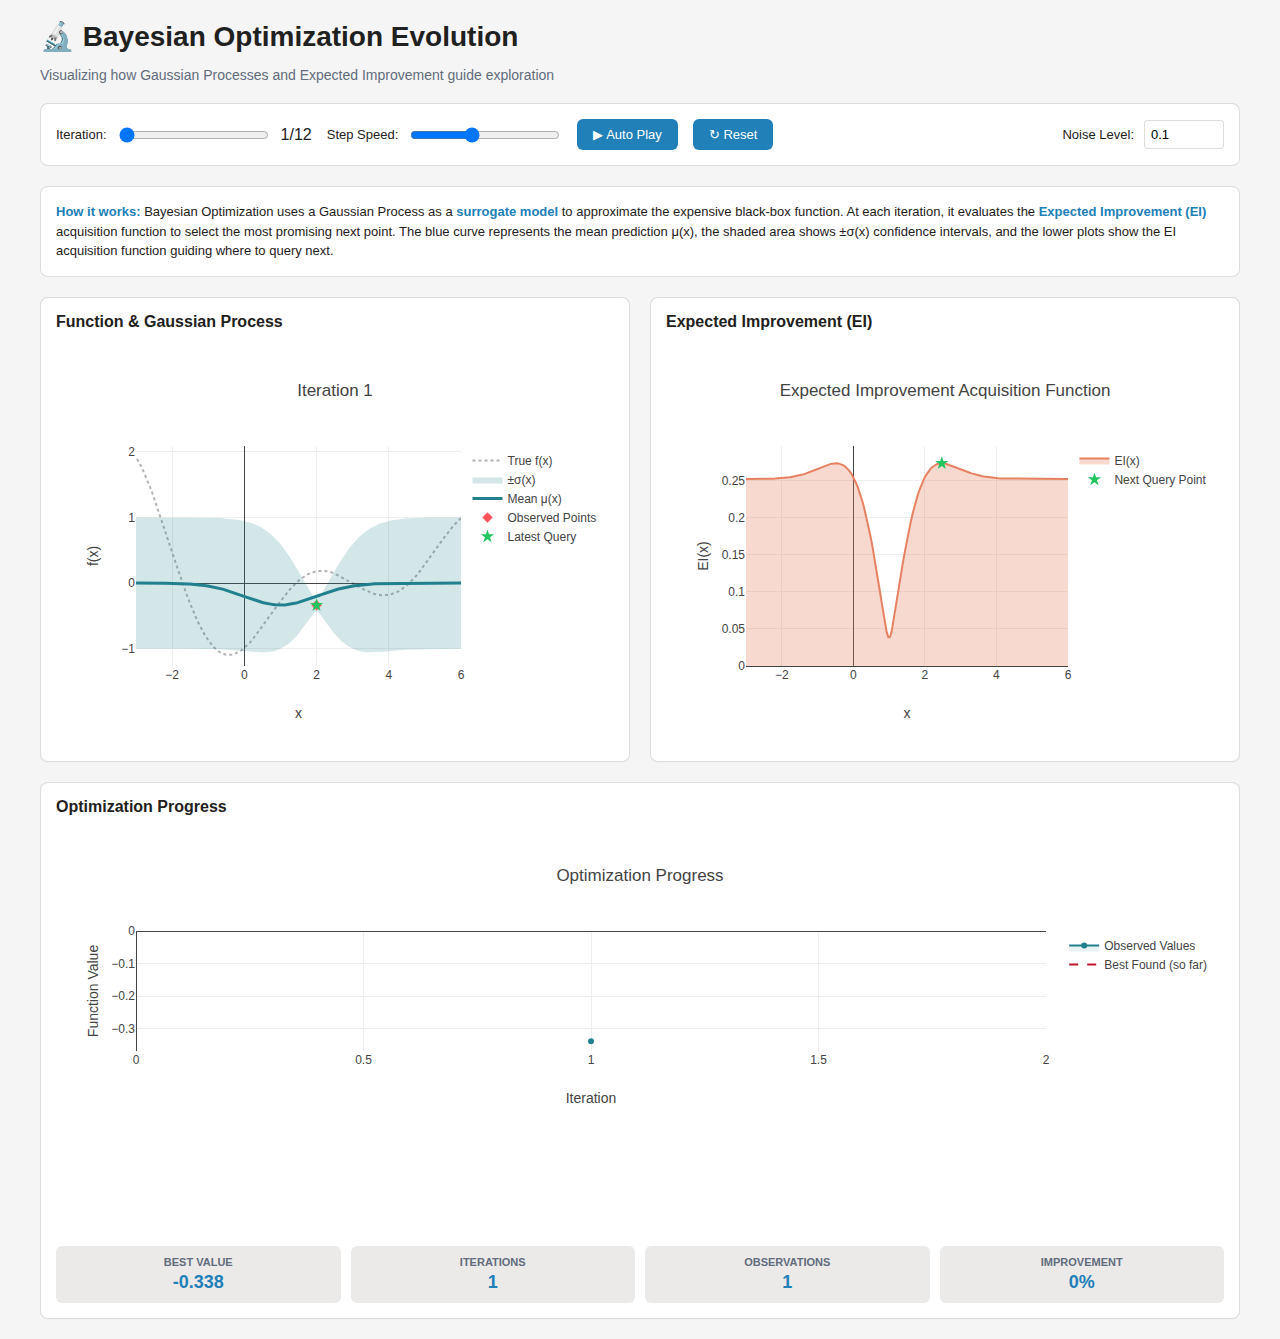
<file: bo.html>
<!DOCTYPE html>
<html lang="en">
<head>
    <meta charset="UTF-8">
    <meta name="viewport" content="width=device-width, initial-scale=1.0">
    <title>Bayesian Optimization Evolution</title>
    <script src="https://cdn.plot.ly/plotly-2.26.0.min.js"></script>
    <style>
        :root {
            --color-background: #f5f5f5;
            --color-surface: #ffffff;
            --color-text: #1f2121;
            --color-text-secondary: #626c7c;
            --color-primary: #2180b8;
            --color-primary-hover: #1d744e;
            --color-border: rgba(94, 82, 64, 0.2);
            --color-secondary: rgba(94, 82, 64, 0.12);
            --color-success: #218081;
            --color-error: #c0152f;
            --color-warning: #a84b2f;
        }

        * {
            box-sizing: border-box;
        }

        body {
            margin: 0;
            padding: 20px;
            font-family: -apple-system, BlinkMacSystemFont, 'Segoe UI', sans-serif;
            background: var(--color-background);
            color: var(--color-text);
        }

        .container {
            max-width: 1200px;
            margin: 0 auto;
        }

        h1 {
            margin: 0 0 10px 0;
            font-size: 28px;
            color: var(--color-text);
        }

        .subtitle {
            color: var(--color-text-secondary);
            margin-bottom: 20px;
            font-size: 14px;
        }

        .controls {
            display: flex;
            gap: 15px;
            margin-bottom: 20px;
            background: var(--color-surface);
            padding: 15px;
            border-radius: 8px;
            border: 1px solid var(--color-border);
            flex-wrap: wrap;
            align-items: center;
        }

        .control-group {
            display: flex;
            align-items: center;
            gap: 10px;
        }

        label {
            font-size: 13px;
            font-weight: 500;
            color: var(--color-text);
        }

        input[type="range"] {
            width: 150px;
            cursor: pointer;
        }

        input[type="number"] {
            width: 80px;
            padding: 6px;
            border: 1px solid var(--color-border);
            border-radius: 4px;
            font-size: 13px;
        }

        button {
            padding: 8px 16px;
            background: var(--color-primary);
            color: white;
            border: none;
            border-radius: 6px;
            cursor: pointer;
            font-size: 13px;
            font-weight: 500;
            transition: background 150ms ease;
        }

        button:hover {
            background: var(--color-primary-hover);
        }

        button:active {
            opacity: 0.9;
        }

        .grid {
            display: grid;
            grid-template-columns: 1fr 1fr;
            gap: 20px;
            margin-bottom: 20px;
        }

        .card {
            background: var(--color-surface);
            border-radius: 8px;
            border: 1px solid var(--color-border);
            padding: 15px;
            box-shadow: 0 1px 3px rgba(0, 0, 0, 0.02);
        }

        .card h2 {
            margin: 0 0 15px 0;
            font-size: 16px;
            font-weight: 600;
        }

        .plotly-div {
            width: 100%;
            height: 400px;
        }

        .stats {
            display: grid;
            grid-template-columns: repeat(4, 1fr);
            gap: 10px;
            margin-top: 15px;
        }

        .stat-box {
            background: var(--color-secondary);
            padding: 10px;
            border-radius: 6px;
            text-align: center;
        }

        .stat-label {
            font-size: 11px;
            color: var(--color-text-secondary);
            text-transform: uppercase;
            font-weight: 600;
            margin-bottom: 4px;
        }

        .stat-value {
            font-size: 18px;
            font-weight: 600;
            color: var(--color-primary);
        }

        .explanation {
            background: var(--color-surface);
            border-radius: 8px;
            border: 1px solid var(--color-border);
            padding: 15px;
            margin-bottom: 20px;
            line-height: 1.5;
            font-size: 13px;
        }

        .explanation strong {
            color: var(--color-primary);
        }

        @media (max-width: 900px) {
            .grid {
                grid-template-columns: 1fr;
            }

            .stats {
                grid-template-columns: repeat(2, 1fr);
            }
        }
    </style>
</head>
<body>
    <div class="container">
        <h1>🔬 Bayesian Optimization Evolution</h1>
        <p class="subtitle">Visualizing how Gaussian Processes and Expected Improvement guide exploration</p>

        <div class="controls">
            <div class="control-group">
                <label for="iteration">Iteration:</label>
                <input type="range" id="iteration" min="1" max="12" value="1">
                <span id="iterDisplay">1/12</span>
            </div>
            <div class="control-group">
                <label for="stepSize">Step Speed:</label>
                <input type="range" id="stepSize" min="500" max="3000" value="1500" step="100">
            </div>
            <button id="playBtn">▶ Auto Play</button>
            <button id="resetBtn">↻ Reset</button>
            <div class="control-group" style="margin-left: auto;">
                <label for="noise">Noise Level:</label>
                <input type="number" id="noise" min="0" max="0.5" step="0.01" value="0.1">
            </div>
        </div>

        <div class="explanation">
            <strong>How it works:</strong> Bayesian Optimization uses a Gaussian Process as a <strong>surrogate model</strong> to approximate the expensive black-box function. At each iteration, it evaluates the <strong>Expected Improvement (EI)</strong> acquisition function to select the most promising next point. The blue curve represents the mean prediction μ(x), the shaded area shows ±σ(x) confidence intervals, and the lower plots show the EI acquisition function guiding where to query next.
        </div>

        <div class="grid">
            <div class="card">
                <h2>Function & Gaussian Process</h2>
                <div class="plotly-div" id="mainPlot"></div>
            </div>
            <div class="card">
                <h2>Expected Improvement (EI)</h2>
                <div class="plotly-div" id="eiPlot"></div>
            </div>
        </div>

        <div class="card">
            <h2>Optimization Progress</h2>
            <div class="plotly-div" id="progressPlot"></div>
            <div class="stats">
                <div class="stat-box">
                    <div class="stat-label">Best Value</div>
                    <div class="stat-value" id="bestVal">N/A</div>
                </div>
                <div class="stat-box">
                    <div class="stat-label">Iterations</div>
                    <div class="stat-value" id="iterCount">1</div>
                </div>
                <div class="stat-box">
                    <div class="stat-label">Observations</div>
                    <div class="stat-value" id="obsCount">0</div>
                </div>
                <div class="stat-box">
                    <div class="stat-label">Improvement</div>
                    <div class="stat-value" id="improvement">0%</div>
                </div>
            </div>
        </div>
    </div>

    <script>
        class BayesianOptimizer {
            constructor() {
                this.x = [];
                this.y = [];
                this.iteration = 1;
                this.maxIterations = 12;
                this.noiseLevel = 0.1;
                this.kernel_k = 1;
                this.kernel_sigma = 1;
                this.xRange = [-3, 6];
                this.playing = false;
                this.stepSpeed = 1500;

                this.initializeOptimization();
            }

            // Objective function: f(x) = (1/3) * x * cos(x) + noise
            objectiveFunction(x) {
                return (1 / 3) * x * Math.cos(x) +
                    this.noiseLevel * (Math.random() - 0.5) * 2;
            }

            // RBF Kernel
            rbfKernel(x1, x2) {
                const dist = Math.pow(x1 - x2, 2);
                return this.kernel_k * Math.exp(-dist / (2 * Math.pow(this.kernel_sigma, 2)));
            }

            // Build kernel matrix
            buildKernelMatrix(X) {
                const n = X.length;
                const K = Array(n).fill(0).map(() => Array(n).fill(0));
                for (let i = 0; i < n; i++) {
                    for (let j = 0; j < n; j++) {
                        K[i][j] = this.rbfKernel(X[i], X[j]);
                    }
                }
                return K;
            }

            // Simple matrix inversion (Gaussian elimination)
            invertMatrix(M) {
                const n = M.length;
                if (n === 1) return [[1 / M[0][0]]];

                const A = M.map(row => [...row]);
                const I = Array(n).fill(0).map((_, i) =>
                    Array(n).fill(0).map((_, j) => (i === j ? 1 : 0))
                );

                for (let i = 0; i < n; i++) {
                    let maxRow = i;
                    for (let k = i + 1; k < n; k++) {
                        if (Math.abs(A[k][i]) > Math.abs(A[maxRow][i])) maxRow = k;
                    }
                    [A[i], A[maxRow]] = [A[maxRow], A[i]];
                    [I[i], I[maxRow]] = [I[maxRow], I[i]];

                    for (let k = i + 1; k < n; k++) {
                        const c = A[k][i] / A[i][i];
                        for (let j = i; j < n; j++) A[k][j] -= c * A[i][j];
                        for (let j = 0; j < n; j++) I[k][j] -= c * I[i][j];
                    }
                }

                for (let i = n - 1; i >= 0; i--) {
                    for (let k = i - 1; k >= 0; k--) {
                        const c = A[k][i] / A[i][i];
                        for (let j = 0; j < n; j++) A[k][j] -= c * A[i][j];
                        for (let j = 0; j < n; j++) I[k][j] -= c * I[i][j];
                    }
                    const c = 1 / A[i][i];
                    for (let j = 0; j < n; j++) {
                        A[i][j] *= c;
                        I[i][j] *= c;
                    }
                }
                return I;
            }

            // GP Posterior prediction with observation noise in K
            predictGP(xTest) {
                if (this.x.length === 0) {
                    return { mean: 0, variance: this.kernel_k };
                }

                const K_XX = this.buildKernelMatrix(this.x);
                const n = this.x.length;
                const noiseVar = Math.pow(this.noiseLevel, 2) + 1e-6;

                for (let i = 0; i < n; i++) {
                    K_XX[i][i] += noiseVar;
                }

                const K_inv = this.invertMatrix(K_XX);

                const k_x = this.x.map(xi => this.rbfKernel(xTest, xi));
                const k_xx = this.rbfKernel(xTest, xTest);

                let mean = 0;
                for (let i = 0; i < n; i++) {
                    let sum = 0;
                    for (let j = 0; j < n; j++) {
                        sum += K_inv[i][j] * this.y[j];
                    }
                    mean += k_x[i] * sum;
                }

                let variance = k_xx;
                for (let i = 0; i < n; i++) {
                    let sum = 0;
                    for (let j = 0; j < n; j++) {
                        sum += K_inv[i][j] * k_x[j];
                    }
                    variance -= k_x[i] * sum;
                }

                return { mean, variance: Math.max(0, variance) };
            }

            // Expected Improvement (minimization)
            computeEI(xTest) {
                const { mean, variance } = this.predictGP(xTest);
                const sigma = Math.sqrt(variance);

                if (this.y.length === 0) return 0;

                const fStar = Math.min(...this.y);
                const improvement = fStar - mean;

                if (sigma < 1e-6) return 0;

                const Z = improvement / sigma;
                const phi = (1 / Math.sqrt(2 * Math.PI)) * Math.exp(-0.5 * Z * Z);
                const Phi = 0.5 * (1 + this.erf(Z / Math.sqrt(2)));

                return improvement * Phi + sigma * phi;
            }

            erf(x) {
                const a1 = 0.254829592;
                const a2 = -0.284496736;
                const a3 = 1.421413741;
                const a4 = -1.453152027;
                const a5 = 1.061405429;
                const p = 0.3275911;

                const sign = x < 0 ? -1 : 1;
                x = Math.abs(x);
                const t = 1.0 / (1.0 + p * x);
                const y = 1.0 - (((((a5 * t + a4) * t + a3) * t + a2) * t + a1) * t) * Math.exp(-x * x);
                return sign * y;
            }

            initializeOptimization() {
                this.x = [];
                this.y = [];
                this.iteration = 1;
                this.addObservation();
            }

            addObservation() {
                if (this.iteration === 1) {
                    // fixed initial point
                    this.x.push(2);
                } else {
                    const xTest = this.linspace(this.xRange[0], this.xRange[1], 200);
                    let bestX = xTest[0];
                    let bestEI = this.computeEI(xTest[0]);

                    for (let i = 1; i < xTest.length; i++) {
                        const ei = this.computeEI(xTest[i]);
                        if (ei > bestEI) {
                            bestEI = ei;
                            bestX = xTest[i];
                        }
                    }
                    this.x.push(bestX);
                }

                const lastX = this.x[this.x.length - 1];
                this.y.push(this.objectiveFunction(lastX));
            }

            linspace(a, b, n) {
                const arr = [];
                for (let i = 0; i < n; i++) {
                    arr.push(a + (b - a) * i / (n - 1));
                }
                return arr;
            }

            getPlotData() {
                const xTest = this.linspace(this.xRange[0], this.xRange[1], 200);
                const means = [];
                const sigmas = [];

                for (let x of xTest) {
                    const { mean, variance } = this.predictGP(x);
                    means.push(mean);
                    sigmas.push(Math.sqrt(variance));
                }

                const eis = xTest.map(x => this.computeEI(x));

                return { xTest, means, sigmas, eis };
            }

            nextIteration() {
                if (this.iteration < this.maxIterations) {
                    this.iteration++;
                    this.addObservation();
                    return true;
                }
                return false;
            }

            reset(newNoise) {
                this.noiseLevel = newNoise;
                this.initializeOptimization();
            }
        }

        const optimizer = new BayesianOptimizer();
        const iterSlider = document.getElementById('iteration');
        const playBtn = document.getElementById('playBtn');
        const resetBtn = document.getElementById('resetBtn');
        const noiseInput = document.getElementById('noise');
        const stepSizeSlider = document.getElementById('stepSize');

        let autoPlayInterval = null;

        function updateDisplay() {
            const { xTest, means, sigmas, eis } = optimizer.getPlotData();

            // True function (noise-free)
            const trueY = xTest.map(x => (1 / 3) * x * Math.cos(x));

            // GP mean
            const mainTrace1 = {
                x: xTest,
                y: means,
                name: 'Mean μ(x)',
                mode: 'lines',
                line: { color: 'rgb(33, 128, 141)', width: 3 }
            };

            // GP ±σ band
            const upperBound = means.map((m, i) => m + sigmas[i]);
            const lowerBound = means.map((m, i) => m - sigmas[i]);

            const mainTrace2 = {
                x: [...xTest, ...xTest.reverse()],
                y: [...upperBound, ...lowerBound.reverse()],
                fill: 'toself',
                fillcolor: 'rgba(33, 128, 141, 0.2)',
                line: { color: 'rgba(255, 255, 255, 0)' },
                name: '±σ(x)',
                hoverinfo: 'skip'
            };

            // Observed points
            const mainTrace3 = {
                x: optimizer.x,
                y: optimizer.y,
                mode: 'markers',
                marker: { size: 8, color: 'rgb(255, 84, 89)', symbol: 'diamond' },
                name: 'Observed Points',
                hovertemplate: 'x: %{x:.2f}<br>y: %{y:.2f}'
            };

            // True f(x)
            const mainTrace4 = {
                x: xTest,
                y: trueY,
                mode: 'lines',
                line: { color: 'rgba(0, 0, 0, 0.3)', width: 2, dash: 'dot' },
                name: 'True f(x)'
            };

            const tracesMain = [mainTrace4, mainTrace2, mainTrace1, mainTrace3];

            // Highlight latest query
            if (optimizer.x.length > 0) {
                const lastX = optimizer.x[optimizer.x.length - 1];
                const lastY = optimizer.y[optimizer.y.length - 1];

                const latestTrace = {
                    x: [lastX],
                    y: [lastY],
                    mode: 'markers',
                    marker: { size: 10, color: 'rgb(34, 197, 94)', symbol: 'star' },
                    name: 'Latest Query',
                    hovertemplate: 'Latest: (%{x:.2f}, %{y:.2f})'
                };

                tracesMain.push(latestTrace);
            }

            Plotly.newPlot('mainPlot', tracesMain, {
                title: `Iteration ${optimizer.iteration}`,
                xaxis: { title: 'x' },
                yaxis: { title: 'f(x)' },
                hovermode: 'closest',
                showlegend: true,
                height: 400
            }, { responsive: true });

            // EI plot
            const eiTrace = {
                x: xTest,
                y: eis,
                mode: 'lines',
                fill: 'tozeroy',
                line: { color: 'rgb(230, 129, 97)', width: 2 },
                fillcolor: 'rgba(230, 129, 97, 0.3)',
                name: 'EI(x)'
            };

            const eiTraces = [eiTrace];

            if (
                optimizer.iteration < optimizer.maxIterations &&
                eis.length > 0 &&
                Math.max(...eis) > 0
            ) {
                const maxEiIdx = eis.indexOf(Math.max(...eis));
                const nextPoint = {
                    x: [xTest[maxEiIdx]],
                    y: [eis[maxEiIdx]],
                    mode: 'markers',
                    marker: { size: 10, color: 'rgb(34, 197, 94)', symbol: 'star' },
                    name: 'Next Query Point'
                };
                eiTraces.push(nextPoint);
            }

            Plotly.newPlot('eiPlot', eiTraces, {
                title: 'Expected Improvement Acquisition Function',
                xaxis: { title: 'x' },
                yaxis: { title: 'EI(x)' },
                hovermode: 'closest',
                showlegend: true,
                height: 400
            }, { responsive: true });

            // Progress plot
            const iterationsArray = Array.from(
                { length: optimizer.y.length },
                (_, i) => i + 1
            );

            const progressTrace = {
                x: iterationsArray,
                y: optimizer.y,
                mode: 'lines+markers',
                line: { color: 'rgb(33, 128, 141)', width: 2 },
                marker: { size: 6 },
                fill: 'tozeroy',
                fillcolor: 'rgba(33, 128, 141, 0.1)',
                name: 'Observed Values'
            };

            // Best-so-far trajectory (prefix minimum)
            let bestTrajectory = [];
            let currentBest = Infinity;
            for (let i = 0; i < optimizer.y.length; i++) {
                currentBest = Math.min(currentBest, optimizer.y[i]);
                bestTrajectory.push(currentBest);
            }

            const bestTrace = {
                x: iterationsArray,
                y: bestTrajectory,
                mode: 'lines',
                line: { color: 'rgb(192, 21, 47)', width: 2, dash: 'dash' },
                name: 'Best Found (so far)'
            };

            Plotly.newPlot('progressPlot', [progressTrace, bestTrace], {
                title: 'Optimization Progress',
                xaxis: { title: 'Iteration' },
                yaxis: { title: 'Function Value' },
                hovermode: 'closest',
                height: 300
            }, { responsive: true });

            // Stats
            const bestSoFar = optimizer.y.length > 0 ? Math.min(...optimizer.y) : NaN;

            document.getElementById('iterDisplay').textContent =
                `${optimizer.iteration}/${optimizer.maxIterations}`;
            document.getElementById('iterCount').textContent = optimizer.iteration;
            document.getElementById('obsCount').textContent = optimizer.x.length;
            document.getElementById('bestVal').textContent =
                isNaN(bestSoFar) ? 'N/A' : bestSoFar.toFixed(3);

            if (optimizer.y.length > 1) {
                const initialVal = optimizer.y[0];
                const improvement = ((initialVal - bestSoFar) / Math.abs(initialVal)) * 100;
                document.getElementById('improvement').textContent =
                    improvement.toFixed(1) + '%';
            } else {
                document.getElementById('improvement').textContent = '0%';
            }
        }

        function startAutoPlay() {
            optimizer.playing = true;
            playBtn.textContent = '⏸ Stop';
            clearInterval(autoPlayInterval);

            autoPlayInterval = setInterval(() => {
                if (!optimizer.nextIteration()) {
                    clearInterval(autoPlayInterval);
                    optimizer.playing = false;
                    playBtn.textContent = '▶ Auto Play';
                    return;
                }
                iterSlider.value = optimizer.iteration;
                updateDisplay();
            }, optimizer.stepSpeed);
        }

        // Slider: re-run BO from scratch up to selected iteration,
        // respecting the special first iteration at x = 2.
        iterSlider.addEventListener('change', () => {
            const targetIter = parseInt(iterSlider.value, 10);
            optimizer.x = [];
            optimizer.y = [];
            optimizer.iteration = 1;
            optimizer.addObservation();

            while (optimizer.iteration < targetIter) {
                optimizer.iteration++;
                optimizer.addObservation();
            }

            updateDisplay();
        });

        playBtn.addEventListener('click', () => {
            if (!optimizer.playing) {
                startAutoPlay();
            } else {
                optimizer.playing = false;
                clearInterval(autoPlayInterval);
                playBtn.textContent = '▶ Auto Play';
            }
        });

        resetBtn.addEventListener('click', () => {
            optimizer.playing = false;
            clearInterval(autoPlayInterval);
            optimizer.reset(parseFloat(noiseInput.value));
            iterSlider.value = 1;
            playBtn.textContent = '▶ Auto Play';
            updateDisplay();
        });

        noiseInput.addEventListener('change', () => {
            optimizer.reset(parseFloat(noiseInput.value));
            iterSlider.value = 1;
            updateDisplay();
        });

        stepSizeSlider.addEventListener('change', () => {
            optimizer.stepSpeed = parseInt(stepSizeSlider.value, 10);
            if (optimizer.playing) {
                startAutoPlay();
            }
        });

        updateDisplay();
    </script>
</body>
</html>
</file>
